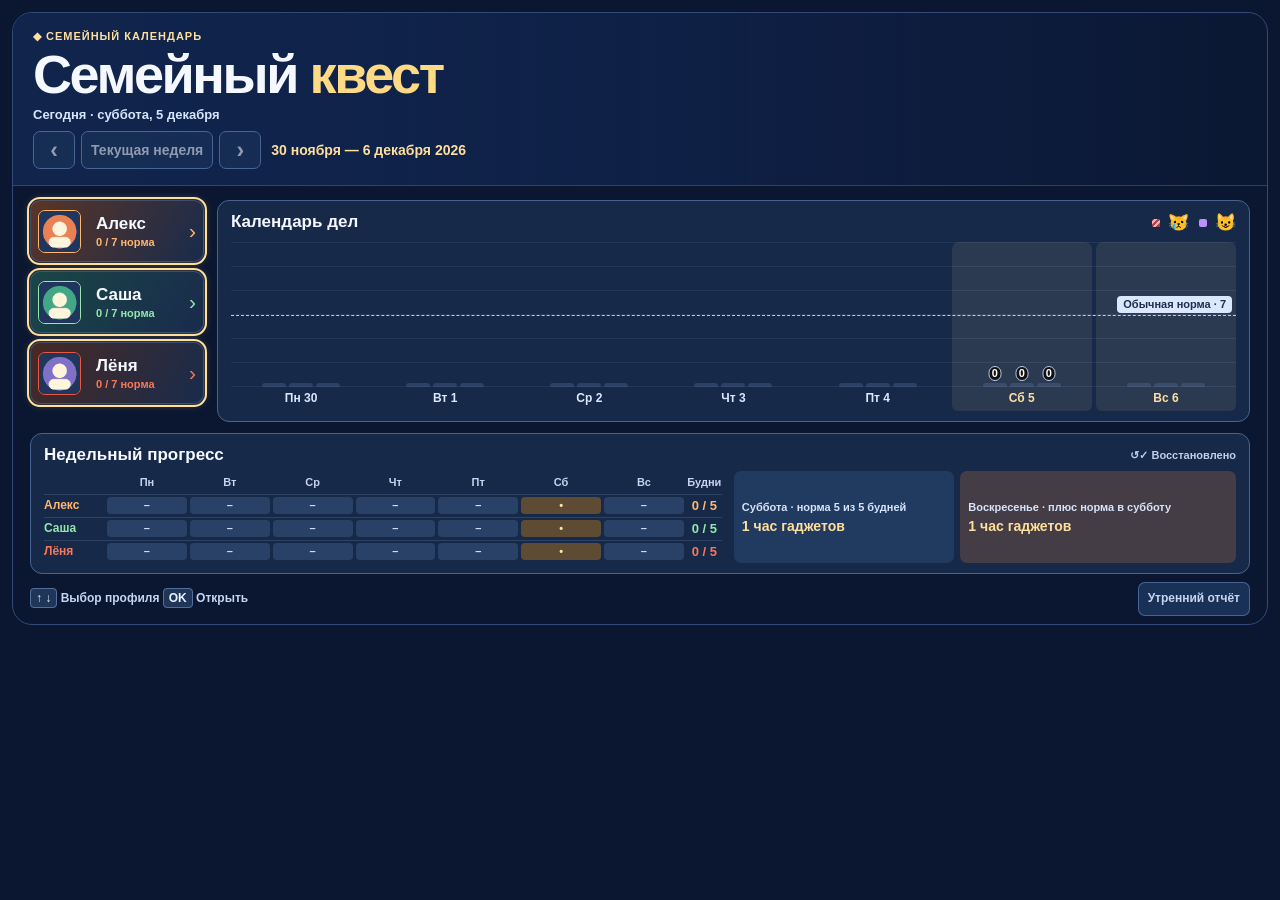
<file: index.html>
<!doctype html>
<html lang="ru"><head><meta charset="utf-8">
<meta name="viewport" content="width=device-width,initial-scale=1">
<meta http-equiv="Content-Security-Policy" content="default-src 'none'; script-src 'self'; style-src 'self' 'unsafe-inline'; img-src 'self' data:; connect-src 'none'">
<link rel="stylesheet" href="goals.css">
<title>Семейный квест</title>
<style>.demo-guide{display:block;padding:12px 16px;margin-bottom:12px;border-radius:12px;background:#f3ce75;color:#17382d;font:700 16px/1.4 system-ui;text-decoration:none}.demo-guide[hidden]{display:none}
.quest-coin { display: inline-block; vertical-align: -.13em; flex: none; overflow: visible; }
html,body{margin:0;background:#0b1731}body{padding:12px}</style></head><body>
<a data-demo-guide hidden href="guide/" class="demo-guide">▶ Видеоинструкция · установка на ТВ и в машину</a>
<section id="family-tv" aria-label="Семейный квест">
  <div data-calendar>
    <header class="cal-hero">
      <div class="cal-kicker" data-week-caption>◆ СЕМЕЙНЫЙ КАЛЕНДАРЬ</div>
      <h1>Семейный <em>квест</em></h1>
      <div class="cal-topline"><span data-day-caption>Сегодня</span><button type="button" data-advance hidden>Следующий день ›</button></div>
      <nav class="cal-week-nav" aria-label="Выбор недели">
        <button type="button" data-week-nav="-1" aria-label="Предыдущая неделя">‹</button>
        <button type="button" data-week-nav="0">Текущая неделя</button>
        <button type="button" data-week-nav="1" aria-label="Следующая неделя">›</button>
        <span data-week-range role="status"></span>
      </nav>
    </header>
    <div class="cal-main">
      <nav class="cal-profiles" aria-label="Профили детей">
        <button type="button" data-child="0" class="kid-orange" data-preview-focus><img alt="" src="avatar-1.png"><span><strong data-profile-name></strong><small data-child-score></small></span><i aria-hidden="true">›</i></button>
        <button type="button" data-child="1" class="kid-green"><img alt="" src="avatar-2.png"><span><strong data-profile-name></strong><small data-child-score></small></span><i aria-hidden="true">›</i></button>
        <button type="button" data-child="2" class="kid-red"><img alt="" src="avatar-3.png"><span><strong data-profile-name></strong><small data-child-score></small></span><i aria-hidden="true">›</i></button>
      </nav>
      <section class="cal-chart" aria-labelledby="family-chart-heading">
        <div class="cal-heading"><h2 id="family-chart-heading">Календарь дел</h2><span class="cal-legend"><span class="cal-cat-key" role="img" aria-label="Грустный котик, замечание"><b class="cal-red-key" aria-hidden="true"></b><span aria-hidden="true">😿</span></span><span class="cal-cat-key" role="img" aria-label="Радостный котик, похвала"><b class="cal-praise-key" aria-hidden="true"></b><span aria-hidden="true">😺</span></span></span></div>
        <div class="cal-plot">
          <div class="cal-area" data-cal-bars></div>
          <div class="cal-standard"><span>Обычная норма · 7</span></div>
          <div class="cal-standard cal-long-goal-line" data-long-goal-line hidden><span></span></div>
        </div>
        <div class="cal-dates" data-cal-dates></div>
      </section>
    </div>
    <section class="cal-long-goal" data-long-goal-section hidden aria-labelledby="family-long-goal-heading">
      <div class="cal-heading"><h2 id="family-long-goal-heading">Накопительная цель</h2><span data-long-goal-rule></span></div>
      <div class="cal-long-goal-rows" data-long-goal-rows></div>
    </section>
    <section class="period-goal-list" data-calendar-goals hidden aria-label="Личные цели детей"></section>
    <section class="cal-week" aria-labelledby="family-week-heading">
      <div class="cal-heading"><h2 id="family-week-heading">Недельный прогресс</h2><span>↺✓ Восстановлено</span></div>
      <div class="cal-week-content">
        <div data-cal-week class="cal-week-table"></div>
        <div class="cal-prizes">
          <div><small>Суббота · норма 5 из 5 будней</small><strong>1 час гаджетов</strong><small data-weekend-saturday hidden></small></div>
          <div><small>Воскресенье · плюс норма в субботу</small><strong>1 час гаджетов</strong><small data-weekend-sunday hidden></small></div>
        </div>
      </div>
    </section>
    <div class="cal-footer">
      <span class="cal-keys"><kbd>↑ ↓</kbd> Выбор профиля <kbd>OK</kbd> Открыть</span>
      <span data-sync-status hidden aria-live="polite"></span>
      <div class="cal-actions">
        <button type="button" data-morning-button aria-expanded="false" aria-controls="family-morning">Утренний отчёт</button>
      </div>
    </div>
    <section id="family-morning" class="cal-morning" hidden aria-labelledby="family-morning-heading">
      <div class="cal-heading"><h2 id="family-morning-heading">Утренний отчёт</h2><span>По времени семьи</span></div>
      <div class="cal-morning-controls">
        <input type="hidden" value="07:10" data-cutoff>
        <label data-demo-clock hidden>Время отметки в макете <input type="time" value="06:50" data-demo-time></label>
      </div>
      <ul data-morning-rows aria-live="polite"></ul>
    </section>
    <p class="cal-sr" data-calendar-announcement aria-live="polite"></p>
  </div>
  <div data-profile-screen hidden>
  <header class="quest-hero">
    <div class="quest-brand"><button type="button" data-back>‹ Календарь</button> Семейный квест</div>
    <div class="quest-person">
      <img data-active-portrait alt="" width="64" height="64">
      <div><h1 data-active-name></h1><p data-active-date>Сегодня</p></div>
    </div>
  </header>

  <div class="quest-main">
    <div class="quest-board">
      <div class="quest-tabs" role="tablist" aria-label="Виды дел">
        <button type="button" id="quest-tab-base" role="tab" aria-selected="true" aria-controls="quest-base">До школы <span data-base-tab></span></button>
        <button type="button" id="quest-tab-day" role="tab" aria-selected="false" aria-controls="quest-day">После школы <span data-day-tab></span></button>
        <button type="button" id="quest-tab-bonus" role="tab" aria-selected="false" aria-controls="quest-bonus">Суперзадания <span data-bonus-tab>После нормы</span></button>
        <button type="button" id="quest-tab-daily" role="tab" aria-selected="false" aria-controls="quest-daily">Задание дня <span data-daily-tab></span></button>
      </div>
      <p class="quest-gate" data-hours-message hidden>Отметки доступны за сегодня с 06:00 до 23:00.</p>
      <section id="quest-base" role="tabpanel" aria-labelledby="quest-tab-base">
        <div class="quest-list"></div>
      </section>
      <section id="quest-day" role="tabpanel" aria-labelledby="quest-tab-day" hidden>
        <p class="quest-gate" data-day-gate>Отметки зачтутся после утреннего минимума.</p>
        <div class="quest-list"></div>
      </section>
      <section id="quest-bonus" role="tabpanel" aria-labelledby="quest-tab-bonus" hidden>
        <p class="quest-gate" data-gate-message>Дела можно отмечать сейчас. Минуты и монеты начислятся после дневной нормы.</p>
        <div class="quest-list"></div>
      </section>
      <section id="quest-daily" role="tabpanel" aria-labelledby="quest-tab-daily" hidden>
        <p class="quest-detail" data-daily-empty>На сегодня заданий нет.</p>
        <div class="quest-list"></div>
      </section>
    </div>

    <aside class="quest-status" aria-label="Дневная норма и супер дела" aria-live="polite" aria-atomic="true">
      <section class="quest-meter quest-norm">
        <div class="quest-meter-title"><h2>Дневная норма</h2><span class="quest-medal" aria-hidden="true">◆</span></div>
        <p class="quest-number" data-norm-number>0 <small>/ 7 очков</small></p>
        <div class="quest-progress" data-norm-track role="progressbar" aria-label="Дневная норма" aria-valuemin="0" aria-valuemax="7" aria-valuenow="0"></div>
        <p class="quest-next" data-norm-next></p><p class="quest-detail quest-norm-remarks" data-norm-remarks hidden></p><p class="quest-detail" data-recovery hidden></p><p class="quest-detail" data-raised hidden></p>
      </section>
      <section class="quest-meter quest-gadget">
        <div class="quest-meter-title"><h2>Экранное время</h2></div>
        <p class="quest-number" data-minutes-number>0 <small>/ 30 мин</small></p>
        <div class="quest-minute-track" data-minute-track role="progressbar" aria-label="Минуты экранного времени" aria-valuemin="0" aria-valuemax="30" aria-valuenow="0"><span></span></div>
        <p class="quest-detail" data-minutes-next>Откроются после дневной нормы</p>
        <p class="quest-detail" data-entertainment-cutoff hidden></p>
      </section>
      <section class="quest-meter quest-money">
        <div class="quest-meter-title"><h2>Копилка</h2><strong data-wallet>—</strong></div>
        <p class="quest-detail quest-payout" data-cash-earned></p>
        <p class="quest-detail" data-cash-next>Остаток награды сверх 30 минут идёт в монеты</p>
      </section>
      <section class="quest-meter quest-remarks" aria-labelledby="quest-remarks-title">
        <div class="quest-meter-title"><h2 id="quest-remarks-title">За сегодня</h2><div class="quest-cats">
          <span aria-label="Похвала"><span aria-hidden="true">😺</span> <strong data-praise-count>0</strong></span>
          <span aria-label="Замечания"><span aria-hidden="true">😿</span> <strong data-remarks-count>0</strong></span>
        </div></div>
        <p class="quest-detail">Радостный котик: +1 очко, сверх нормы и восстановления — ещё 5 минут или монет. Грустный: −1 очко с пересчётом наград и прогресса.</p>
      </section>
    </aside>
  </div>
  <footer class="quest-footer">
    <div class="quest-long-goal" data-quest-long-goal hidden></div>
    <div class="period-goal-list" data-profile-goals hidden aria-label="Мои цели"></div>
    <div class="quest-week"><span class="quest-week-dot" aria-hidden="true"></span> Норма за будни <strong data-week></strong><span class="quest-week-reward" data-weekend-label>5 из 5 → 1 час гаджетов в субботу</span></div>
    <div class="quest-keys" aria-label="Стрелки для выбора, Enter для отметки"><kbd>↑ ↓ ← →</kbd> Выбор <kbd>OK</kbd> Отметить <kbd>Esc</kbd> Назад</div>
    <span data-sync-status hidden aria-live="polite"></span>
  </footer>
  </div>
</section>
<style>
  #family-tv {
    color-scheme: dark;
    --quest-text: #f5f8ff;
    --quest-muted: #bfceeb;
    --quest-gold: #ffda89;
    --quest-blue: #a9d3ff;
    --quest-green: #a4efc0;
    color: var(--quest-text);
    font: 500 15px/1.32 "Avenir Next", "Segoe UI", Arial, sans-serif;
    background: #0b1731;
    border: 1px solid #344977;
    border-radius: 20px;
    overflow: hidden;
  }
  #family-tv, #family-tv * { box-sizing: border-box; }
  #family-tv [hidden] { display: none !important; }
  #family-tv p, #family-tv h1, #family-tv h2 { margin: 0; }
  #family-tv .quest-hero {
    background: linear-gradient(90deg, #10244c 10%, #112654aa 54%, #0d1b3d24) right 18% / cover no-repeat;
    padding: 15px 22px 17px;
    border-bottom: 1px solid #5472a66e;
  }
  #family-tv .quest-brand { color: var(--quest-gold); font-size: 12px; font-weight: 800; letter-spacing: .055em; }
  #family-tv .quest-brand span { padding: 0 6px; color: var(--quest-muted); }
  #family-tv .quest-person { display: flex; align-items: center; margin-top: 9px; }
  #family-tv .quest-person img { width: 64px; height: 64px; flex-shrink: 0; margin-right: 18px; object-fit: cover; border: 2px solid var(--kid); border-radius: 13px; box-shadow: 0 0 16px #08112688; }
  #family-tv .quest-person h1 { font-size: 38px; font-weight: 900; line-height: 1.04; color: var(--kid-text, var(--kid)); }
  #family-tv .quest-person p { margin-top: 5px; color: #d6e4ff; font-size: 13px; font-weight: 650; }
  #family-tv .quest-main { display: grid; grid-template-columns: minmax(0, 1.65fr) minmax(240px, 1fr); gap: 16px; padding: 16px 21px; align-items: start; }
  #family-tv .quest-board, #family-tv .quest-status { min-width: 0; }
  #family-tv .quest-tabs { display: grid; grid-template-columns: 1fr 1.25fr; gap: 7px; margin-bottom: 11px; }
  #family-tv button { font: inherit; text-align: left; color: inherit; cursor: pointer; }
  #family-tv button:disabled { cursor: default; }
  #family-tv .quest-tabs button { display: flex; justify-content: space-between; align-items: center; gap: 5px 8px; flex-wrap: wrap; min-height: 44px; padding: 7px 10px; border-radius: 9px; border: 1px solid #4a62986d; background: #17284b; font-weight: 800; }
  #family-tv .quest-tabs button[aria-selected="true"] { border-color: var(--kid); background: var(--kid-panel); }
  #family-tv .quest-tabs button span { color: #d7e9ff; font-size: 11px; border-radius: 5px; padding: 2px 6px; white-space: nowrap; background: #0b193a85; }
  #family-tv .quest-tabs [data-bonus-tab][data-open] { background: #125646; color: #baf6d2; }
  #family-tv .quest-list { display: grid; gap: 7px; }
  #family-tv .quest-task { display: grid; grid-template-columns: 22px minmax(0,1fr) auto 58px; align-items: center; gap: 8px; width: 100%; min-height: 51px; padding: 5px 8px 5px 10px; border: 1px solid #405c8b; border-radius: 9px; background: #1a2e53; font-weight: 740; }
  #family-tv .quest-task-name { grid-column: 2; overflow-wrap: anywhere; }
  #family-tv .quest-task-rate { display: block; margin-top: 2px; color: #b9cdeb; font-size: 11px; font-weight: 650; }
  #family-tv .quest-task-picture { grid-column: 4; grid-row: 1; display: flex; align-items: center; justify-content: center; min-height: 38px; border: 1px solid #fff7e275; border-radius: 7px; color: #17294b; background: #f4e9cf; font: 24px/1 "Apple Color Emoji", "Noto Color Emoji", "Segoe UI Emoji", sans-serif; letter-spacing: -1px; white-space: nowrap; }
  #family-tv .quest-task-picture img { width: 26px; height: 28px; flex: 0 0 auto; }
  #family-tv .quest-task-pair { gap: 2px; font-size: 19px; }
  #family-tv .quest-task-pair img { width: 22px; }
  #family-tv .quest-task[aria-pressed="true"] { border-color: #436879; background: #152e43; color: #d7e6f7; }
  #family-tv .quest-task:hover:not([aria-disabled="true"]) { background: #244777; }
  #family-tv button:focus-visible, #family-tv [data-preview-focus] { outline: 2px solid #ffdf9a; outline-offset: 1px; box-shadow: 0 0 10px #f0c57655; }
  #family-tv .quest-task[aria-disabled="true"] { cursor: default; }
  #family-tv .quest-task[aria-disabled="true"]:not([aria-pressed="true"]) { color: #c4d1eb; background: #132342; border-color: #31466e; }
  #family-tv .quest-box { display: grid; place-items: center; height: 22px; border: 1px solid #8aace0; border-radius: 5px; color: #17394a; background: #0a1935; font-size: 16px; line-height: 1; }
  #family-tv .quest-task[aria-pressed="true"] .quest-box { border-color: var(--quest-green); background: var(--quest-green); }
  #family-tv .quest-task[aria-pressed="true"] .quest-box::after { content: "✓"; font-weight: 900; }
  #family-tv .quest-add { color: #d2e4ff; }
  #family-tv .quest-value { grid-column: 3; grid-row: 1; max-width: 103px; padding: 3px 6px; border-radius: 5px; background: #0c1a38; color: var(--quest-gold); font-size: 12px; font-weight: 800; }
  @media (min-width: 631px) and (max-width: 900px), (max-width: 425px) {
    #family-tv .quest-task { grid-template-columns: 22px minmax(0,1fr) 58px; column-gap: 8px; row-gap: 2px; }
    #family-tv .quest-task-picture { grid-column: 3; grid-row: 1 / span 2; }
    #family-tv .quest-value { grid-column: 2; grid-row: 2; justify-self: start; max-width: 100%; padding-block: 1px; }
  }
  #family-tv .quest-gate { margin: 0 0 8px; padding: 8px 10px; border-radius: 8px; background: #342e36; color: #ffe1a5; font-size: 13px; font-weight: 650; }
  #family-tv [data-video-count] { display: block; color: var(--quest-muted); font-size: 11px; margin-top: 1px; }
  #family-tv .quest-status { display: grid; gap: 9px; }
  #family-tv .quest-meter { min-width: 0; padding: 10px 12px; border: 1px solid #486292; border-radius: 11px; background: #142748; }
  #family-tv .quest-norm { border-color: #9e8355; background: linear-gradient(120deg, #20364f, #192f51); }
  #family-tv .quest-meter-title { display: flex; align-items: center; justify-content: space-between; gap: 7px; }
  #family-tv .quest-meter-title h2 { font-size: 15px; font-weight: 850; }
  #family-tv .quest-medal { color: var(--quest-gold); font-size: 17px; }
  #family-tv .quest-number { font-size: 28px; line-height: 1.1; font-weight: 900; letter-spacing: -.03em; color: var(--quest-gold); margin-top: 3px; }
  #family-tv .quest-number small { font-size: 14px; color: var(--quest-muted); letter-spacing: 0; font-weight: 750; }
  #family-tv .quest-gadget .quest-number { color: var(--quest-blue); }
  #family-tv .quest-progress { position: relative; display: grid; grid-template-columns: repeat(7,minmax(0,1fr)); gap: 4px; margin: 8px 2px 6px 0; }
  #family-tv .quest-progress::after { content: ""; position: absolute; right: -3px; top: -2px; bottom: -2px; width: 2px; background: var(--quest-gold); border-radius: 1px; }
  #family-tv .quest-progress span, #family-tv .quest-minute-track { height: 7px; border-radius: 3px; background: #324972; overflow: hidden; }
  #family-tv .quest-progress span.filled { background: var(--kid); }
  #family-tv .quest-progress span.remark, #family-tv .quest-norm-remarks::before { background: repeating-linear-gradient(135deg, #d35758 0 4px, #792f42 4px 8px); }
  #family-tv .quest-norm-remarks { color: #ffb7b9; }
  #family-tv .quest-norm-remarks::before { content: ""; display: inline-block; width: 12px; height: 7px; border-radius: 2px; margin-right: 5px; vertical-align: 1px; }
  #family-tv .quest-next { color: var(--quest-gold); font-size: 14px; font-weight: 850; }
  #family-tv .quest-norm[data-complete] .quest-next { color: var(--quest-green); }
  #family-tv .quest-minute-track { margin: 7px 0 5px; }
  #family-tv .quest-minute-track span { display: block; width: 0%; height: 100%; border-radius: inherit; background: #86bfff; transition: width .22s ease; }
  #family-tv .quest-detail { color: var(--quest-muted); font-size: 12px; line-height: 1.3; font-weight: 650; }
  #family-tv .quest-money .quest-meter-title strong { color: var(--quest-gold); font-size: 22px; line-height: 1.12; font-weight: 900; white-space: nowrap; }
  #family-tv .quest-money .quest-detail { margin-top: 4px; }
  #family-tv .quest-payout { color: #d6c49b; }
  #family-tv .quest-footer { display: flex; flex-wrap: wrap; align-items: center; justify-content: space-between; gap: 9px 15px; background: #122140; border-top: 1px solid #324974; padding: 10px 21px; color: #c6d5f1; font-size: 12px; font-weight: 700; }
  #family-tv .quest-week, #family-tv .quest-keys { display: flex; flex-wrap: wrap; align-items: center; gap: 6px; }
  #family-tv .quest-week strong { color: var(--kid-text, var(--kid)); }
  #family-tv .quest-week-dot { width: 7px; height: 7px; background: var(--kid); border-radius: 50%; }
  #family-tv .quest-week-reward { color: #dee9fc; margin-left: 4px; }
  #family-tv kbd { font: inherit; color: #e9f3ff; border: 1px solid #526f9a; border-radius: 4px; padding: 2px 5px; background: #203658; }
  @media (max-width: 630px) {
    #family-tv .quest-main { grid-template-columns: 1fr; padding: 12px; gap: 12px; }
    #family-tv .quest-status { grid-row: 1; grid-template-columns: 1fr 1fr; }
    #family-tv .quest-money { grid-column: 1 / -1; }
    #family-tv .quest-hero, #family-tv .quest-footer { padding-inline: 12px; }
    #family-tv .quest-hero { background-position: right center; }
    #family-tv .quest-person h1 { font-size: 32px; }
  }
  @media (prefers-reduced-motion: reduce) {
    #family-tv .quest-minute-track span { transition: none; }
  }
  #family-tv { font-variant-numeric: tabular-nums; }
  #family-tv .kid-orange { --kid: #ffb66f; --kid-dark: #df711f; --kid-panel: #5b3526; }
  #family-tv .kid-green { --kid: #94e8ae; --kid-dark: #3eaa7e; --kid-panel: #1a4646; }
  #family-tv .kid-red { --kid: #e85842; --kid-dark: #ac3524; --kid-panel: #482a24; --kid-text: #f97859; --kid-mark-ink: #130c0a; }
  #family-tv .cal-hero { padding: 16px 20px; background: linear-gradient(90deg,#10244c 10%,#11265499 53%,#0d1b3d20) right 16% / cover; border-bottom: 1px solid #5472a66e; }
  #family-tv .cal-kicker { color: #ffdf9d; font-size: 11px; letter-spacing: .09em; font-weight: 850; }
  #family-tv .cal-hero h1 { margin: 3px 0 4px; font-size: clamp(28px,5vw,54px); font-weight: 900; letter-spacing: -.045em; line-height: 1.03; }
  #family-tv .cal-hero h1 em { color: #ffda85; font-style: normal; }
  #family-tv .cal-topline { display: flex; gap: 10px; align-items: center; flex-wrap: wrap; font-size: 13px; font-weight: 750; color: #d7e6ff; }
  #family-tv .cal-week-nav { display: flex; flex-wrap: wrap; align-items: center; gap: 6px; margin-top: 8px; }
  #family-tv .cal-week-nav button { min-width: 42px; min-height: 38px; text-align: center; padding: 3px 9px; border: 1px solid #7497d3; border-radius: 7px; background: #1b345b; font-size: 14px; font-weight: 780; }
  #family-tv .cal-week-nav button:disabled { opacity: .56; }
  #family-tv .cal-week-nav [data-week-nav="-1"], #family-tv .cal-week-nav [data-week-nav="1"] { font-size: 23px; line-height: 1; }
  #family-tv [data-week-range] { padding-inline: 4px; color: #ffdf9d; font-size: 14px; font-weight: 800; }
  #family-tv [data-advance], #family-tv [data-morning-button], #family-tv [data-back] { min-height: 34px; border-radius: 7px; padding: 5px 9px; border: 1px solid #7497d37d; background: #1b345bed; font-size: 12px; font-weight: 800; }
  #family-tv .cal-main { display: grid; grid-template-columns: 174px minmax(0,1fr); gap: 13px; padding: 14px 17px 0; }
  #family-tv .cal-profiles { display: grid; gap: 9px; align-content: start; }
  #family-tv .cal-profiles button { display: flex; min-height: 62px; align-items: center; padding: 7px; border-radius: 10px; border: 1px solid #57719f80; background: linear-gradient(120deg,var(--kid-panel),#192b4c); }
  #family-tv .cal-profiles img { width: 43px; height: 43px; flex-shrink: 0; margin-right: 15px; object-fit: cover; border: 1px solid var(--kid); border-radius: 7px; }
  #family-tv .cal-profiles strong { display: block; font-size: 17px; font-weight: 900; }
  #family-tv .cal-profiles small { display: block; color: var(--kid-text, var(--kid)); font-size: 11px; font-weight: 750; }
  #family-tv .cal-profiles i { margin-left: auto; color: var(--kid-text, var(--kid)); font-style: normal; font-size: 21px; }
  #family-tv .cal-chart, #family-tv .cal-week, #family-tv .cal-morning { border-radius: 12px; background: #162949; border: 1px solid #486292; padding: 10px 13px; min-width: 0; }
  #family-tv .cal-heading { display: flex; align-items: center; flex-wrap: wrap; gap: 2px 9px; justify-content: space-between; }
  #family-tv .cal-heading h2 { font-size: 17px; font-weight: 900; }
  #family-tv .cal-heading > span { font-size: 11px; color: var(--quest-muted); font-weight: 750; }
  #family-tv .cal-plot { margin-top: 8px; position: relative; height: 145px; background: repeating-linear-gradient(to top,#b1cbff16 0 1px,transparent 1px 24px); }
  #family-tv .cal-area, #family-tv .cal-dates { display: grid; grid-template-columns: repeat(7,minmax(0,1fr)); gap: 4px; }
  #family-tv .cal-area { height: 100%; }
  #family-tv .cal-day { position: relative; display: flex; align-items: flex-end; gap: 3px; justify-content: center; padding-inline: 4px; border-radius: 7px 7px 0 0; }
  #family-tv .cal-day[data-today], #family-tv .cal-date[data-today] { background: #82a7f229; }
  #family-tv .cal-day[data-weekend], #family-tv .cal-date[data-weekend] { background: #ffe0a018; }
  #family-tv .cal-column { position: relative; width: min(24%,24px); height: 100%; }
  #family-tv .cal-bar { position: absolute; bottom: 0; width: 100%; height: var(--height,3%); border-radius: 5px 5px 2px 2px; transition: height .28s ease; }
  #family-tv .cal-bar[data-empty] { background: #7795cf37; }
  #family-tv .cal-stack { position: absolute; top: 0; bottom: 0; width: 100%; display: flex; flex-direction: column-reverse; overflow: hidden; border-radius: 5px 5px 2px 2px; }
  #family-tv .cal-earned, #family-tv .cal-adjustment { flex: none; }
  #family-tv .cal-earned { background: linear-gradient(var(--kid),var(--kid-dark)); }
  #family-tv .cal-bar output { position: absolute; z-index: 3; bottom: calc(100% + 2px); left: 50%; transform: translateX(-50%); min-width: 13px; text-align: center; color: #fff; background: #111; border: 1px solid #b9ccef; border-radius: 99px; padding: 0 2px; font-size: 11px; font-weight: 900; line-height: 1.15; }
  #family-tv .cal-bar output:empty { display: none; }
  #family-tv .cal-standard { position: absolute; z-index: 2; pointer-events: none; left: 0; right: 0; bottom: 49%; border-top: 1px dashed #b9ccef; }
  #family-tv .cal-standard span { position: absolute; right: 4px; bottom: 3px; padding: 1px 6px; border-radius: 4px; background: #dbe7ff; color: #1b2e4d; font-size: 11px; font-weight: 900; }
  #family-tv .cal-long-goal-line { bottom: var(--long-goal-threshold); border-top: 2px solid #ffce68; }
  #family-tv .cal-long-goal-line span { background: #ffce68; color: #32230d; }
  #family-tv .cal-long-goal { margin: 9px 17px 0; padding: 6px 9px; border: 1px solid #b58b51; border-radius: 9px; background: #302b39; }
  #family-tv .cal-long-goal .cal-heading span, #family-tv .quest-long-goal { color: #ffdf98; }
  #family-tv .cal-long-goal-rows { display: grid; grid-template-columns: repeat(3, minmax(0, 1fr)); gap: 4px 12px; margin-top: 5px; }
  #family-tv .cal-long-goal-child { display: grid; grid-template-columns: auto minmax(0, 1fr); align-items: baseline; gap: 3px 6px; font-size: 11px; }
  #family-tv .cal-long-goal-child > strong { color: var(--kid-text, var(--kid)); }
  #family-tv .cal-long-goal-child > span { justify-self: end; color: #ffdf98; }
  #family-tv .cal-long-goal-today { grid-column: 1 / -1; font-size: 11px; color: #f4dfb5; }
  #family-tv .cal-long-goal-steps { grid-column: 1 / -1; display: flex; gap: 3px; padding: 1px; }
  #family-tv .cal-long-goal-steps i { flex: 1; height: 9px; min-width: 0; border-radius: 2px; background: linear-gradient(to right, #c8a7ff 0 var(--carry), #ffce68 var(--carry) var(--fill), #665346 var(--fill) 100%); }
  #family-tv .cal-long-goal-steps i[data-phase="today"] { outline: 1px solid #fff0c4; }
  #family-tv .cal-long-goal-steps i[data-phase="tomorrow"] { outline: 1px dashed #c8a7ff; }
  #family-tv .quest-long-goal { flex-basis: 100%; }
  #family-tv .quest-long-goal .cal-long-goal-steps { max-width: 280px; margin-top: 4px; }
  #family-tv .cal-target { position: absolute; z-index: 3; bottom: var(--target,49%); left: -1px; right: -1px; border-top: 2px solid #ffdf9b; box-shadow: 0 0 4px #ffbf5c9c; }
  #family-tv .cal-date { text-align: center; padding: 4px 0; color: #dce7ff; font-size: 12px; font-weight: 850; border-radius: 0 0 6px 6px; }
  #family-tv .cal-date[data-weekend] { color: #ffdfa1; }
  #family-tv .cal-week { margin: 11px 17px 0; }
  #family-tv .cal-week-content { display: grid; grid-template-columns: minmax(0,1.35fr) minmax(0,1fr); gap: 12px; margin-top: 5px; }
  #family-tv .cal-week-head, #family-tv .cal-week-row { display: grid; grid-template-columns: 60px repeat(7,minmax(0,1fr)) 35px; gap: 3px; align-items: center; text-align: center; min-height: 23px; font-size: 11px; font-weight: 800; }
  #family-tv .cal-week-head { color: #c5d4ef; }
  #family-tv .cal-week-row { border-top: 1px solid #99b1e52e; }
  #family-tv .cal-week-name { text-align: left; color: var(--kid-text, var(--kid)); font-weight: 900; font-size: 12px; }
  #family-tv .cal-week-mark { display: grid; place-items: center; height: 17px; border-radius: 4px; background: #294167; color: #d3e0fb; line-height: 1; }
  #family-tv .cal-week-mark[data-status="done"] { background: var(--kid); color: var(--kid-mark-ink, #152742); }
  #family-tv .cal-week-mark[data-status="restored"] { background: #b9ecdb; color: #154b3f; }
  #family-tv .cal-week-mark[data-status="missed"] { background: #654052; color: #ffdbe3; }
  #family-tv .cal-week-mark[data-status="today"] { background: #5d4b33; color: #ffe3a4; }
  #family-tv .cal-week-total { color: var(--kid-text, var(--kid)); font-size: 13px; white-space: nowrap; }
  #family-tv .cal-prizes { display: grid; grid-template-columns: 1fr 1.25fr; gap: 6px; }
  #family-tv .cal-prizes > div { display: flex; flex-direction: column; justify-content: center; gap: 4px; padding: 6px 8px; border-radius: 7px; background: #213a60; }
  #family-tv .cal-prizes > div + div { background: #443d45; }
  #family-tv .cal-prizes small { color: #d7e4fc; font-size: 11px; font-weight: 650; }
  #family-tv .cal-prizes strong { font-size: 14px; line-height: 1.15; color: #ffdf9b; font-weight: 900; }
  #family-tv .cal-footer { display: flex; justify-content: space-between; flex-wrap: wrap; gap: 7px; align-items: center; padding: 8px 17px; color: #c6d5f1; font-size: 12px; font-weight: 700; }
  #family-tv .cal-morning { margin: 0 17px 12px; }
  #family-tv .cal-morning-controls { display: flex; flex-wrap: wrap; gap: 6px 16px; margin-top: 6px; color: #d8e5fb; font-size: 12px; }
  #family-tv .cal-morning input { color: #f3f7ff; background: #20395f; border: 1px solid #6d8fc1; border-radius: 6px; font: inherit; padding: 3px 4px; }
  #family-tv .cal-morning ul { display: grid; gap: 3px; list-style: none; padding: 0; margin: 6px 0 0; }
  #family-tv .cal-morning li { font-size: 12px; }
  #family-tv .cal-morning li strong { color: var(--kid-text, var(--kid)); margin-right: 5px; }
  #family-tv .cal-sr { position: absolute; width: 1px; height: 1px; overflow: hidden; clip-path: inset(50%); white-space: nowrap; }
  #family-tv [data-profile-screen] .quest-person img { border-color: var(--kid); }
  #family-tv .quest-hero [data-back] { margin-right: 7px; }
  #family-tv .quest-norm [data-raised] { margin-top: 4px; }
  @media (max-width: 655px) {
    #family-tv .cal-main { grid-template-columns: 1fr; padding-inline: 10px; gap: 9px; }
    #family-tv .cal-profiles { grid-template-columns: repeat(3,minmax(0,1fr)); gap: 5px; }
    #family-tv .cal-profiles button { min-width: 0; min-height: 44px; padding: 5px; }
    #family-tv .cal-profiles img { width: 29px; height: 29px; margin-right: 9px; }
    #family-tv .cal-profiles strong { font-size: 13px; }
    #family-tv .cal-profiles small { line-height: 1.05; }
    #family-tv .cal-profiles i { display: none; }
    #family-tv .cal-week, #family-tv .cal-morning { margin-inline: 10px; }
    #family-tv .cal-week-content { grid-template-columns: 1fr; gap: 6px; }
    #family-tv .cal-footer { padding-inline: 10px; }
  }
  @media (max-width: 430px) {
    #family-tv .cal-profiles img { width: 23px; height: 23px; }
    #family-tv .cal-plot { height: 112px; }
    #family-tv .cal-day { padding-inline: 1px; gap: 2px; }
    #family-tv .cal-bar output { display: none; }
    #family-tv .cal-date { font-size: 11px; }
    #family-tv .cal-standard span { font-size: 11px; right: 0; }
    #family-tv .cal-heading h2 { font-size: 15px; }
  }
  @media (pointer: coarse) {
    #family-tv [data-advance], #family-tv [data-morning-button], #family-tv [data-back] { min-height: 44px; }
  }
  @media (prefers-reduced-motion: reduce) { #family-tv .cal-bar { transition: none; } }
  #family-tv button:focus { outline: 2px solid #ffdf9a; outline-offset: 1px; }
  #family-tv .cal-column { width: calc(90% / var(--child-count,3)); max-width: 24px; }
  #family-tv .cal-legend { display: flex; flex-wrap: wrap; gap: 2px 10px; }
  #family-tv .cal-legend > span { white-space: nowrap; }
  #family-tv .cal-cat-key { display: inline-flex; align-items: center; gap: 4px; font-size: 17px; line-height: 1; }
  #family-tv .cal-red-key, #family-tv .cal-praise-key { display: inline-block; width: 8px; height: 8px; margin-right: 4px; border-radius: 2px; }
  #family-tv .cal-red, #family-tv .cal-red-key { background: repeating-linear-gradient(135deg,#ad434e 0 2px,#ffacaa 2px 4px); }
  #family-tv .cal-praise, #family-tv .cal-praise-key { background: #bd92ff; }
  #family-tv .quest-tabs { grid-template-columns: .85fr 1.2fr 1fr 1.2fr; }
  #family-tv .cal-actions { display: flex; flex-wrap: wrap; gap: 7px; }
  #family-tv .quest-remarks { border-color: #a36574; background: #33293f; }
  #family-tv .quest-remarks strong { color: #ffadb0; font-size: 20px; }
  #family-tv .quest-cats { display: flex; align-items: center; gap: 10px; font-size: 18px; }
  #family-tv .quest-cats > span { white-space: nowrap; }
  #family-tv [data-praise-count] { color: #dcbfff; }
  #family-tv [data-sync-status] { color: var(--quest-muted); font-size: 12px; font-weight: 750; }
  @supports not (font-size: clamp(28px,5vw,54px)) { #family-tv .cal-hero h1 { font-size: 42px; } }
  @media (max-width: 630px) {
    #family-tv .quest-remarks { grid-column: 1 / -1; }
    #family-tv .quest-tabs { grid-template-columns: repeat(2,minmax(0,1fr)); }
  }
  @media (max-height: 600px) and (min-width: 700px) {
    #family-tv .cal-hero { padding-block: 9px; }
    #family-tv .quest-hero { padding-block: 5px; }
    #family-tv .cal-hero h1 { font-size: 39px; }
    #family-tv .cal-main { padding-top: 9px; }
    #family-tv .cal-plot { height: 120px; }
    #family-tv .cal-week { margin-top: 7px; }
    #family-tv .quest-person { margin-top: 6px; }
    #family-tv .quest-person img { width: 44px; height: 44px; }
    #family-tv .quest-person h1 { font-size: 29px; }
    #family-tv .quest-main { padding-block: 8px; }
    #family-tv .quest-status { gap: 4px; }
    #family-tv .quest-meter { padding: 5px 9px; }
    #family-tv .quest-number { font-size: 24px; }
    #family-tv .quest-progress, #family-tv .quest-minute-track { margin-top: 5px; }
    #family-tv .quest-list { gap: 5px; }
    #family-tv .quest-task { min-height: 39px; }
  }
  #family-tv[data-car] .cal-keys, #family-tv[data-car] .quest-keys { display: none; }
  #family-tv[data-car] .cal-profiles button, #family-tv[data-car] .quest-tabs button,
  #family-tv[data-car] .quest-task, #family-tv[data-car] [data-morning-button], #family-tv[data-car] [data-week-nav],
  #family-tv[data-car] [data-back] { min-height: 48px; }
  #family-tv[data-car] .cal-profiles img { margin-right: 18px; }
  #family-tv[data-car] .cal-profiles small { margin-top: 4px; line-height: 1.2; }
  @media (min-width: 656px) {
    #family-tv[data-car] .cal-main { grid-template-columns: 212px minmax(0,1fr); }
    #family-tv[data-car] .cal-profiles button { padding: 9px 11px; }
    #family-tv[data-car] .cal-profiles img { margin-right: 28px; }
    #family-tv[data-car] .cal-profiles i { padding-left: 8px; }
  }
</style>

<script src="family-config.js"></script>
<script src="currency.js"></script>
<script src="rules.js"></script>
<script src="projection.js"></script>
<script src="period-goals.js"></script>
<script src="journal.js"></script>
<script src="task-icons.js"></script>
<script src="tracker.js"></script>
</body></html>
</file>
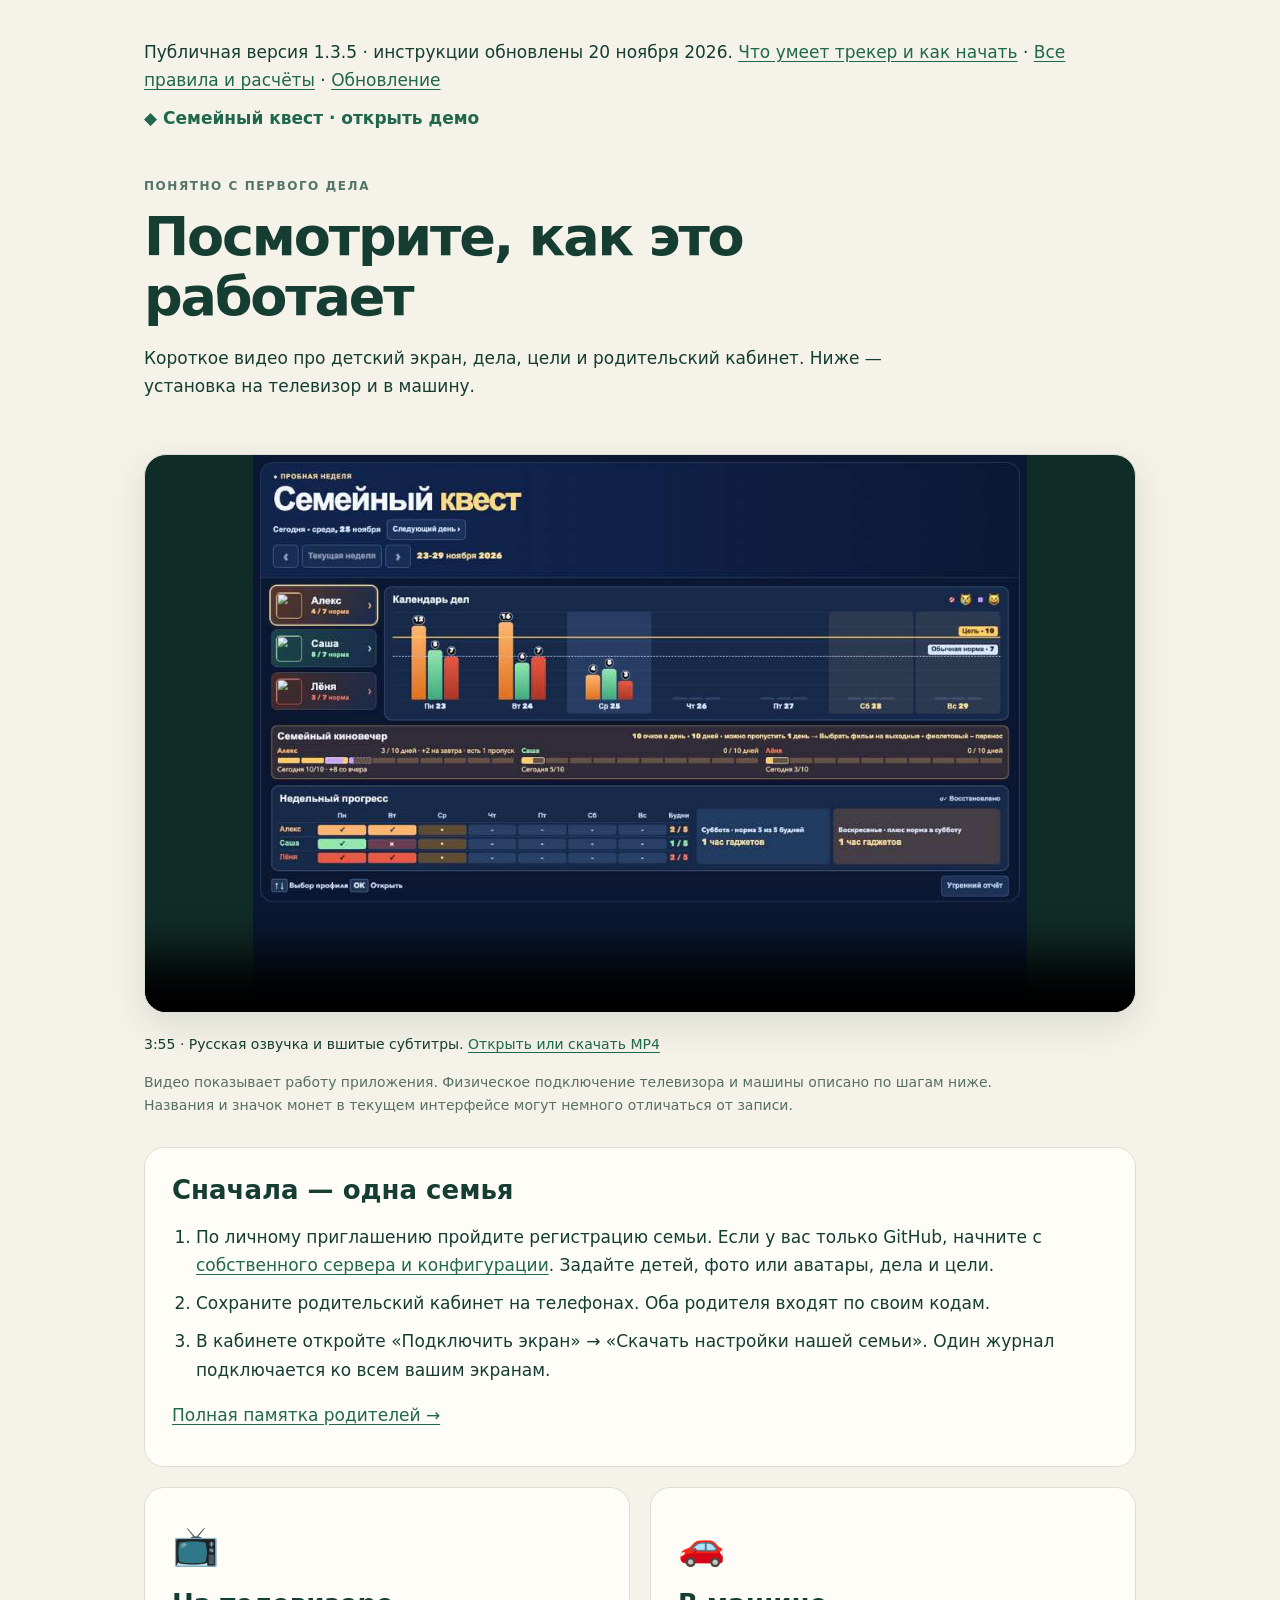
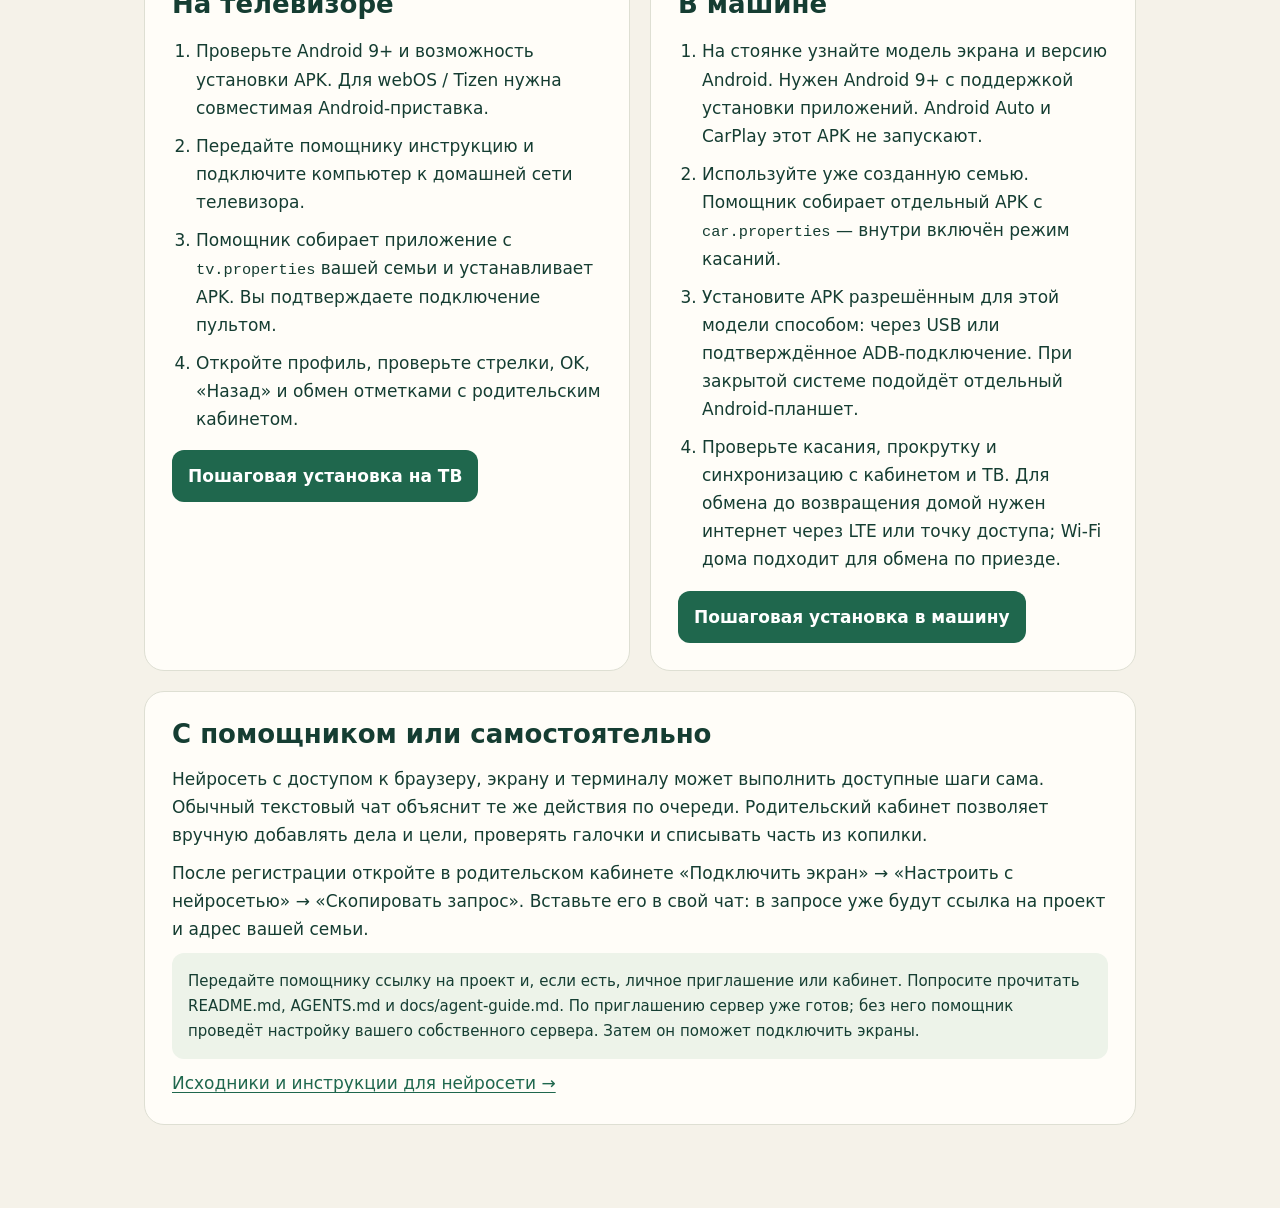
<file: guide/index.html>
<!doctype html>
<html lang="ru"><head><meta charset="utf-8"><meta name="viewport" content="width=device-width,initial-scale=1">
<title>Видео и установка · Семейный квест</title><link rel="stylesheet" href="guide.css"></head>
<body><main>
<p>Публичная версия 1.3.5 · инструкции обновлены 20 ноября 2026. <a href="https://github.com/KhunKomarov/family-quest-starter#readme">Что умеет трекер и как начать</a> · <a href="https://github.com/KhunKomarov/family-quest-starter/blob/main/docs/rules.md">Все правила и расчёты</a> · <a href="https://github.com/KhunKomarov/family-quest-starter/blob/main/docs/updating.md">Обновление</a></p>

<a class="brand" href="../?demo=1">◆ Семейный квест · открыть демо</a>
<header><p class="eyebrow">ПОНЯТНО С ПЕРВОГО ДЕЛА</p><h1>Посмотрите, как это работает</h1><p>Короткое видео про детский экран, дела, цели и родительский кабинет. Ниже — установка на телевизор и в машину.</p></header>
<section class="player" aria-label="Видеоинструкция на русском языке">
<video controls playsinline preload="metadata" poster="poster.jpg"><source src="https://github.com/KhunKomarov/family-quest-starter/releases/download/v1.3.0/family-quest-guide-ru.mp4" type="video/mp4">Откройте видео по ссылке под плеером.</video>
</section>
<p class="caption">3:55 · Русская озвучка и вшитые субтитры. <a href="https://github.com/KhunKomarov/family-quest-starter/releases/download/v1.3.0/family-quest-guide-ru.mp4">Открыть или скачать MP4</a></p>
<p class="note">Видео показывает работу приложения. Физическое подключение телевизора и машины описано по шагам ниже. Названия и значок монет в текущем интерфейсе могут немного отличаться от записи.</p>
<section><h2>Сначала — одна семья</h2><ol><li>По личному приглашению пройдите регистрацию семьи. Если у вас только GitHub, начните с <a href="https://github.com/KhunKomarov/family-quest-starter/blob/main/docs/install.md">собственного сервера и конфигурации</a>. Задайте детей, фото или аватары, дела и цели.</li><li>Сохраните родительский кабинет на телефонах. Оба родителя входят по своим кодам.</li><li>В кабинете откройте «Подключить экран» → «Скачать настройки нашей семьи». Один журнал подключается ко всем вашим экранам.</li></ol><p><a href="https://github.com/KhunKomarov/family-quest-starter/blob/main/docs/family-guide.md">Полная памятка родителей →</a></p></section>
<div class="devices"><section><span class="device" aria-hidden="true">📺</span><h2>На телевизоре</h2><ol><li>Проверьте Android 9+ и возможность установки APK. Для webOS / Tizen нужна совместимая Android-приставка.</li><li>Передайте помощнику инструкцию и подключите компьютер к домашней сети телевизора.</li><li>Помощник собирает приложение с <code>tv.properties</code> вашей семьи и устанавливает APK. Вы подтверждаете подключение пультом.</li><li>Откройте профиль, проверьте стрелки, OK, «Назад» и обмен отметками с родительским кабинетом.</li></ol><a class="button" href="https://github.com/KhunKomarov/family-quest-starter/blob/main/docs/agent-guide.md">Пошаговая установка на ТВ</a></section>
<section id="car"><span class="device" aria-hidden="true">🚗</span><h2>В машине</h2><ol><li>На стоянке узнайте модель экрана и версию Android. Нужен Android 9+ с поддержкой установки приложений. Android Auto и CarPlay этот APK не запускают.</li><li>Используйте уже созданную семью. Помощник собирает отдельный APK с <code>car.properties</code> — внутри включён режим касаний.</li><li>Установите APK разрешённым для этой модели способом: через USB или подтверждённое ADB-подключение. При закрытой системе подойдёт отдельный Android-планшет.</li><li>Проверьте касания, прокрутку и синхронизацию с кабинетом и ТВ. Для обмена до возвращения домой нужен интернет через LTE или точку доступа; Wi-Fi дома подходит для обмена по приезде.</li></ol><a class="button" href="https://github.com/KhunKomarov/family-quest-starter/blob/main/docs/car-install.md">Пошаговая установка в машину</a></section></div>
<section id="ai"><h2>С помощником или самостоятельно</h2><p>Нейросеть с доступом к браузеру, экрану и терминалу может выполнить доступные шаги сама. Обычный текстовый чат объяснит те же действия по очереди. Родительский кабинет позволяет вручную добавлять дела и цели, проверять галочки и списывать часть из копилки.</p><p>После регистрации откройте в родительском кабинете «Подключить экран» → «Настроить с нейросетью» → «Скопировать запрос». Вставьте его в свой чат: в запросе уже будут ссылка на проект и адрес вашей семьи.</p><p class="prompt">Передайте помощнику ссылку на проект и, если есть, личное приглашение или кабинет. Попросите прочитать README.md, AGENTS.md и docs/agent-guide.md. По приглашению сервер уже готов; без него помощник проведёт настройку вашего собственного сервера. Затем он поможет подключить экраны.</p><a href="https://github.com/KhunKomarov/family-quest-starter">Исходники и инструкции для нейросети →</a></section>
</main></body></html>
</file>
<file: goals.css>
.period-goal-list{display:grid;grid-template-columns:repeat(auto-fit,minmax(230px,1fr));gap:12px;margin-top:18px}.period-goal{min-width:0;padding:15px;border:1px solid #cadccf;border-radius:14px;background:#edf4ee;color:#294e3d;display:grid;gap:6px;line-height:1.45}.period-goal.monthly{background:#f0edf8;border-color:#d6c9eb;color:#5b4976}.period-goal.individual{background:#fcf0d6;border-color:#e6d39b;color:#725b2e}.period-goal strong{font-size:12px}.period-goal small{font-size:11px;opacity:.85}.period-goal-track{display:flex;gap:3px;flex-wrap:wrap}.period-goal-track i{flex:1;min-width:5px;max-width:28px;height:12px;background:linear-gradient(to right,currentColor 0 var(--fill),#0001 var(--fill) 100%);border-radius:3px}.period-goal:focus-visible{outline:3px solid #e1b95e;outline-offset:2px}.goal-add-buttons{display:flex;gap:8px;flex-wrap:wrap;margin:18px 0}.goal-editor-card{border:1px solid #d4dfd0;border-radius:16px;padding:18px;margin:18px 0;background:#f8f9f4}.goal-editor-card .section-title{margin:0 0 14px}.goal-fields{display:grid;grid-template-columns:repeat(3,minmax(0,1fr));gap:12px}.goal-editor-card label{font-size:12px}.goal-editor-card h3{margin:0;font-size:16px}.goal-editor-card input,.goal-editor-card select{width:100%;min-height:44px;padding:10px;border:1px solid #cfdbce;border-radius:9px;background:white;color:#254837;display:block;margin-top:7px}.goal-editor-card .fine{line-height:1.6;font-size:12px;color:#6a7c6d}.goal-editor-card .secondary{min-height:40px}.goal-settings-status{white-space:pre-line}#family-tv .period-goal-list{margin:10px 17px}#family-tv .period-goal{background:#193a3b;border-color:#3e7974;color:#b8ede1;padding:10px}#family-tv .period-goal.monthly{background:#302d49;border-color:#6a6195;color:#ded0ff}#family-tv .period-goal.individual{background:#3e3525;border-color:#998150;color:#ffe1a0}#family-tv [data-profile-goals]{display:grid;grid-template-columns:1fr;margin:8px 0}@media(max-width:600px){.goal-fields{grid-template-columns:1fr}.period-goal-list{grid-template-columns:1fr}}
#goal-editor>label{display:block;margin:16px 0;font-weight:650}#goal-editor>label>select{display:block;width:100%;min-height:44px;border:1px solid #cfdbce;border-radius:9px;padding:10px;background:white;color:#254837;font:inherit;margin-top:7px}.goal-editor-card .section-title{display:flex;align-items:center;justify-content:space-between;gap:12px}.goal-add-buttons .secondary,.goal-editor-card .secondary{border:1px solid #d1dfd1;background:#edf3e9;color:#31553d;border-radius:10px;padding:10px;min-height:44px;font:inherit;font-size:13px}#goals-form>details label{display:block;font-size:13px;margin:12px 0}#goals-form>details input{display:block;margin-top:7px}
</file>
<file: guide/guide.css>
*{box-sizing:border-box}body{margin:0;background:#f5f2e9;color:#153d32;font:17px/1.65 system-ui,sans-serif}main{max-width:1040px;margin:auto;padding:28px 24px 64px}a{color:#1f674d;text-underline-offset:3px}.brand{font-weight:750;text-decoration:none}header{max-width:770px;padding:35px 0 24px}h1{font-size:clamp(33px,5vw,54px);line-height:1.12;letter-spacing:-.04em;margin:10px 0 16px}h2{line-height:1.2;margin:0 0 15px;font-size:26px}p{margin:10px 0}.eyebrow{font-size:12px;letter-spacing:.13em;font-weight:800;color:#557568}.player{padding:0;background:#102c27;border-radius:22px;overflow:hidden;box-shadow:0 12px 36px #163c3220}.player video{display:block;width:100%;aspect-ratio:16/9}.caption{font-size:14px;margin:15px 0}.note{font-size:14px;color:#587064;max-width:850px;margin-bottom:30px}section{padding:27px;background:#fffdf8;border:1px solid #dedfd3;border-radius:20px;margin:20px 0}ol{padding-left:24px}li{margin:10px 0}.devices{display:grid;grid-template-columns:1fr 1fr;gap:20px}.devices section{margin:0}.device{font-size:38px;display:block;margin-bottom:12px}.button{display:inline-block;padding:12px 16px;min-height:48px;background:#1f674d;color:white;border-radius:12px;text-decoration:none;font-weight:650}.prompt{padding:16px;border-radius:12px;background:#edf3e9;font-size:15px}code{font-size:.9em;overflow-wrap:anywhere}:focus-visible{outline:3px solid #b47714;outline-offset:4px}@media(max-width:680px){main{padding:20px 16px 40px}.devices{grid-template-columns:1fr}section{padding:21px}.caption a{display:block}}
</file>
